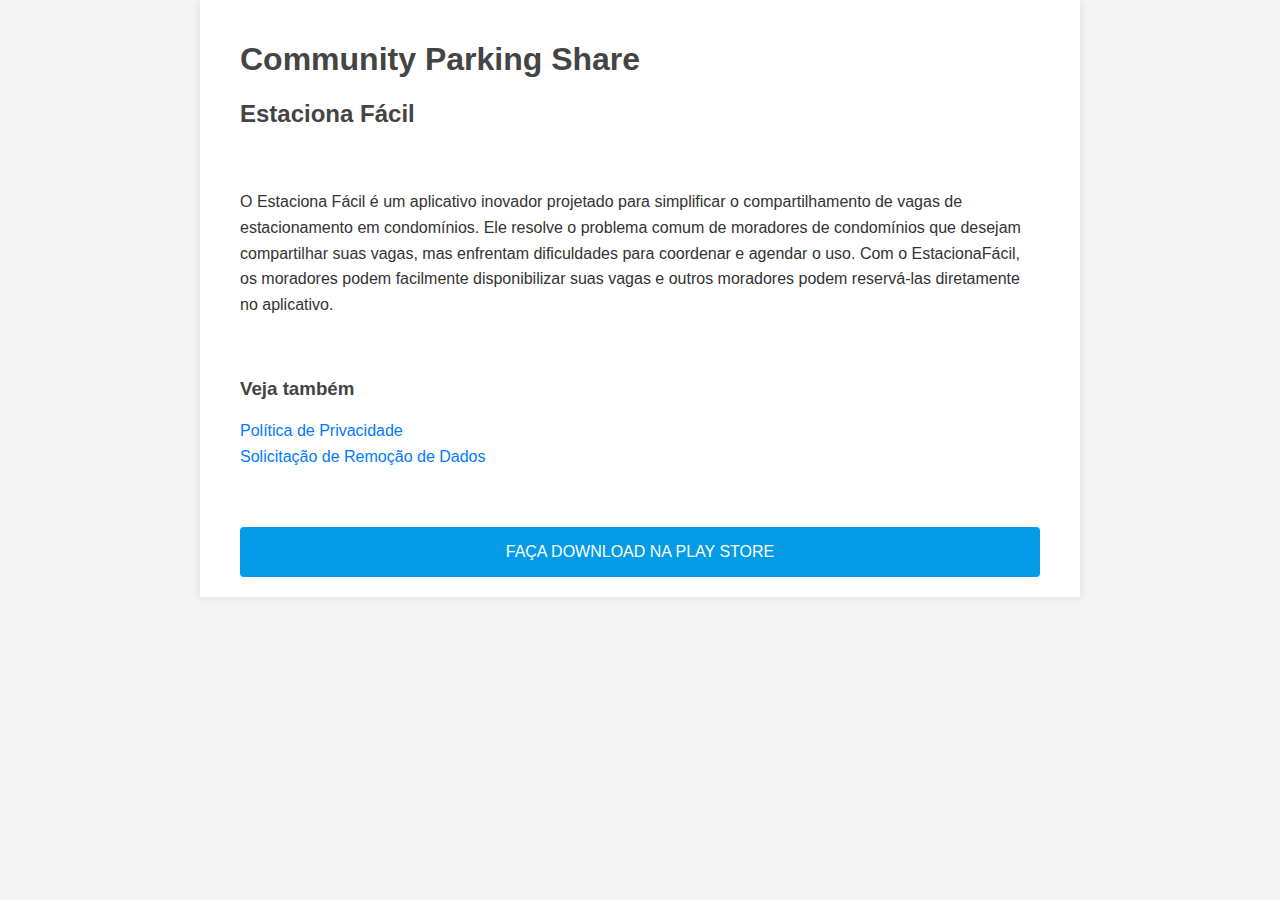
<file: public/index.html>
<!DOCTYPE html>
<html>

<head>
  <meta charset="utf-8">
  <meta name="viewport" content="width=device-width, initial-scale=1">
  <title>Estaciona - Community Parking Share</title>
  <link rel="stylesheet" href="base.css">
  <style media="screen">
    a.button {
      display: block;
      margin: auto;
      text-align: center;
      background: #039be5;
      text-transform: uppercase;
      text-decoration: none;
      color: white;
      padding: 16px;
      border-radius: 4px;
    }
  </style>
</head>

<body>
  <div class="container">
    <h1>Community Parking Share</h1>
    <h2>Estaciona Fácil</h2>
    <p>&nbsp;</p>
    <p>O Estaciona Fácil é um aplicativo inovador projetado para simplificar o compartilhamento de vagas de
      estacionamento em condomínios. Ele resolve o problema comum de moradores de condomínios que desejam compartilhar
      suas vagas, mas enfrentam dificuldades para coordenar e agendar o uso. Com o EstacionaFácil, os moradores podem
      facilmente disponibilizar suas vagas e outros moradores podem reservá-las diretamente no aplicativo.</p>
    <p>&nbsp;</p>
    <h3>Veja também</h3>
    <p>
      <a href="policy.html">Pol&iacute;tica de Privacidade</a><br />
      <a href="policy.html">Solicita&ccedil;&atilde;o de Remo&ccedil;&atilde;o de Dados</a>
    </p>
    <p>&nbsp;</p>
    <a class="button" target="_blank"
      href="https://play.google.com/store/apps/details?id=br.com.victorwads.parkingshare">Faça Download na Play Store</a>
  </div>
</body>

</html>
</file>
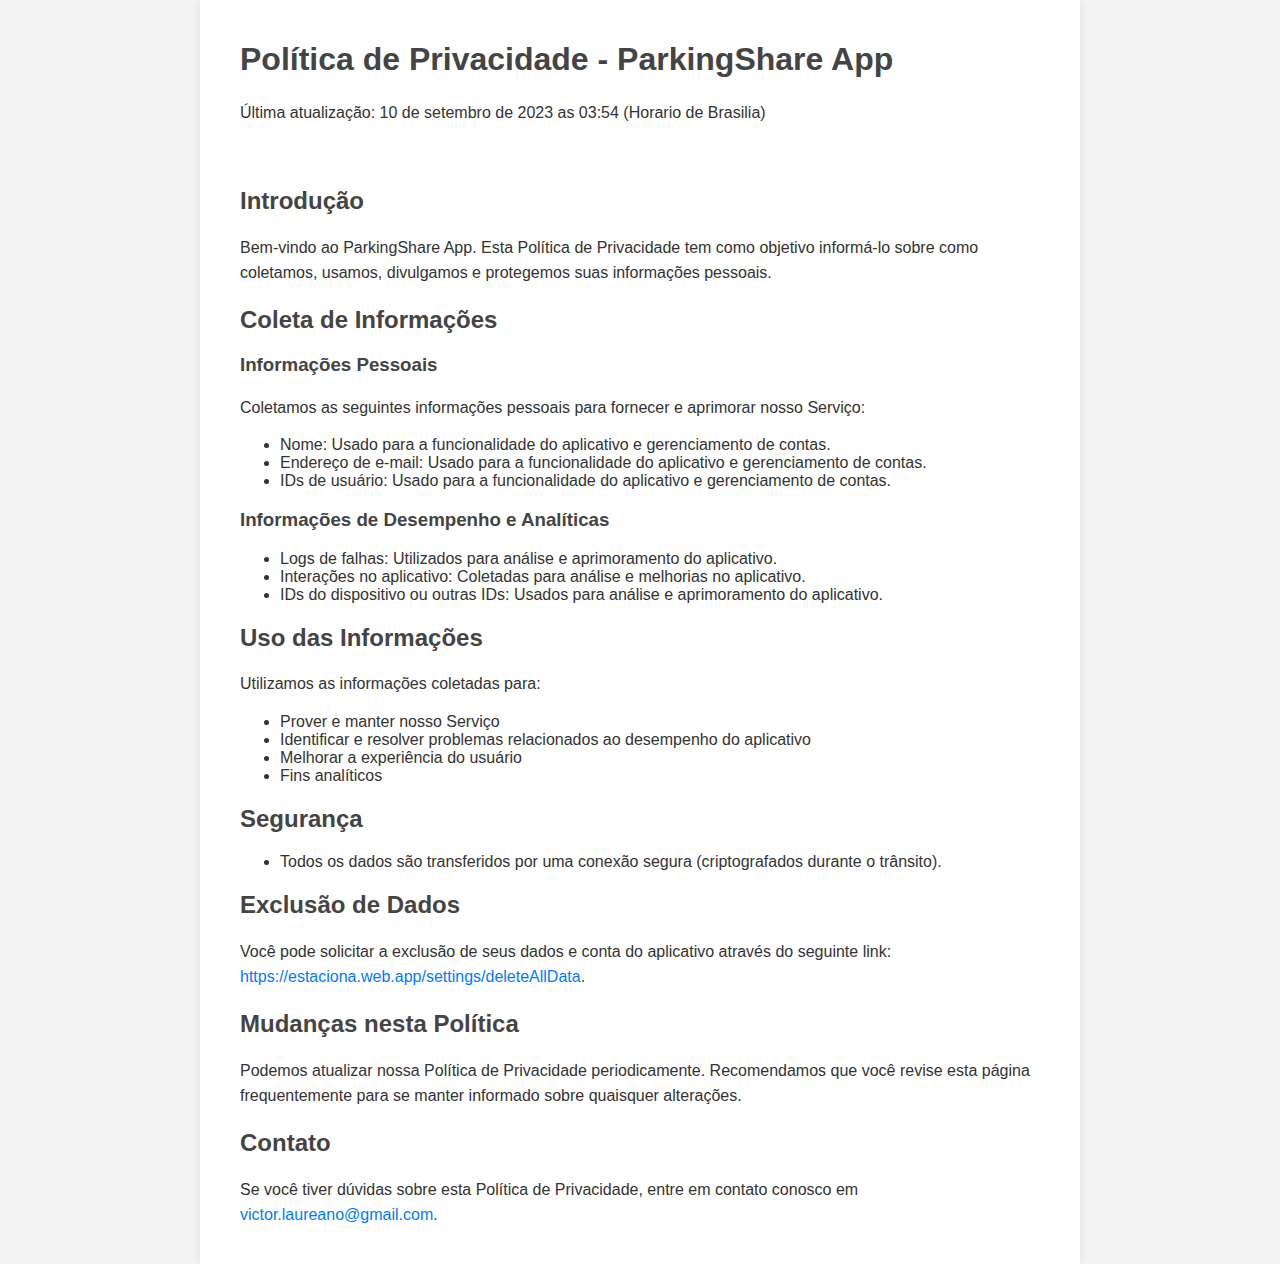
<file: public/policy.html>
<!doctype html>
<html lang="pt">

<head>
    <meta charset="UTF-8">
    <meta name="viewport"
        content="width=device-width, user-scalable=no, initial-scale=1.0, maximum-scale=1.0, minimum-scale=1.0">
    <meta http-equiv="X-UA-Compatible" content="ie=edge">
    <title>Política de Privacidade - ParkingShare</title>
    <link rel="stylesheet" href="base.css">
</head>

<body>
    <div class="container">
        <h1>Pol&iacute;tica de Privacidade - ParkingShare App</h1>
        <p>&Uacute;ltima atualiza&ccedil;&atilde;o: 10 de setembro de 2023 as 03:54 (Horario de Brasilia)</p>
        <p>&nbsp;</p>
        <h2>Introdu&ccedil;&atilde;o</h2>
        <p>Bem-vindo ao ParkingShare App. Esta Pol&iacute;tica de Privacidade tem como objetivo inform&aacute;-lo sobre
            como coletamos, usamos, divulgamos e protegemos suas informa&ccedil;&otilde;es pessoais.</p>
        <h2>Coleta de Informa&ccedil;&otilde;es</h2>
        <h3>Informa&ccedil;&otilde;es Pessoais</h3>
        <p>Coletamos as seguintes informa&ccedil;&otilde;es pessoais para fornecer e aprimorar nosso Servi&ccedil;o:</p>
        <ul>
            <li><span>Nome</span>: Usado para a funcionalidade do aplicativo e gerenciamento de contas.</li>
            <li><span>Endere&ccedil;o de e-mail</span>: Usado para a funcionalidade do aplicativo e gerenciamento de
                contas.</li>
            <li><span>IDs de usu&aacute;rio</span>: Usado para a funcionalidade do aplicativo e gerenciamento de contas.
            </li>
        </ul>
        <h3>Informa&ccedil;&otilde;es de Desempenho e Anal&iacute;ticas</h3>
        <ul>
            <li><span>Logs de falhas</span>: Utilizados para an&aacute;lise e aprimoramento do aplicativo.</li>
            <li><span>Intera&ccedil;&otilde;es no aplicativo</span>: Coletadas para an&aacute;lise e melhorias no
                aplicativo.</li>
            <li><span>IDs do dispositivo ou outras IDs</span>: Usados para an&aacute;lise e aprimoramento do aplicativo.
            </li>
        </ul>
        <h2>Uso das Informa&ccedil;&otilde;es</h2>
        <p>Utilizamos as informa&ccedil;&otilde;es coletadas para:</p>
        <ul>
            <li>Prover e manter nosso Servi&ccedil;o</li>
            <li>Identificar e resolver problemas relacionados ao desempenho do aplicativo</li>
            <li>Melhorar a experi&ecirc;ncia do usu&aacute;rio</li>
            <li>Fins anal&iacute;ticos</li>
        </ul>
        <h2>Seguran&ccedil;a</h2>
        <ul>
            <li>Todos os dados s&atilde;o transferidos por uma conex&atilde;o segura (criptografados durante o
                tr&acirc;nsito).</li>
        </ul>
        <h2>Exclus&atilde;o de Dados</h2>
        <p>Voc&ecirc; pode solicitar a exclus&atilde;o de seus dados e conta do aplicativo atrav&eacute;s do seguinte
            link: <a href="https://estaciona.web.app/settings/deleteAllData"
                target="_new">https://estaciona.web.app/settings/deleteAllData</a>.</p>
        <h2>Mudan&ccedil;as nesta Pol&iacute;tica</h2>
        <p>Podemos atualizar nossa Pol&iacute;tica de Privacidade periodicamente. Recomendamos que voc&ecirc; revise
            esta p&aacute;gina frequentemente para se manter informado sobre quaisquer altera&ccedil;&otilde;es.</p>
        <h2>Contato</h2>
        <p>Se voc&ecirc; tiver d&uacute;vidas sobre esta Pol&iacute;tica de Privacidade, entre em contato conosco em
            <a href="mailto:victor.laureano@gmail.com">victor.laureano@gmail.com</a>.
        </p>
    </div>
</body>

</html>
</file>
<file: public/base.css>
body {
    font-family: Arial, sans-serif;
    background-color: #f4f4f4;
    margin: 0;
    padding: 0;
    color: #333;
}

.container {
    max-width: 800px;
    margin: auto;
    background-color: #fff;
    padding: 20px 40px;
    box-shadow: 0 0 10px rgba(0, 0, 0, 0.1);
}

h1,
h2,
h3 {
    color: #444;
}

p {
    line-height: 1.6;
}

a {
    color: #007BFF;
    text-decoration: none;
}

a:hover {
    text-decoration: underline;
}
</file>
